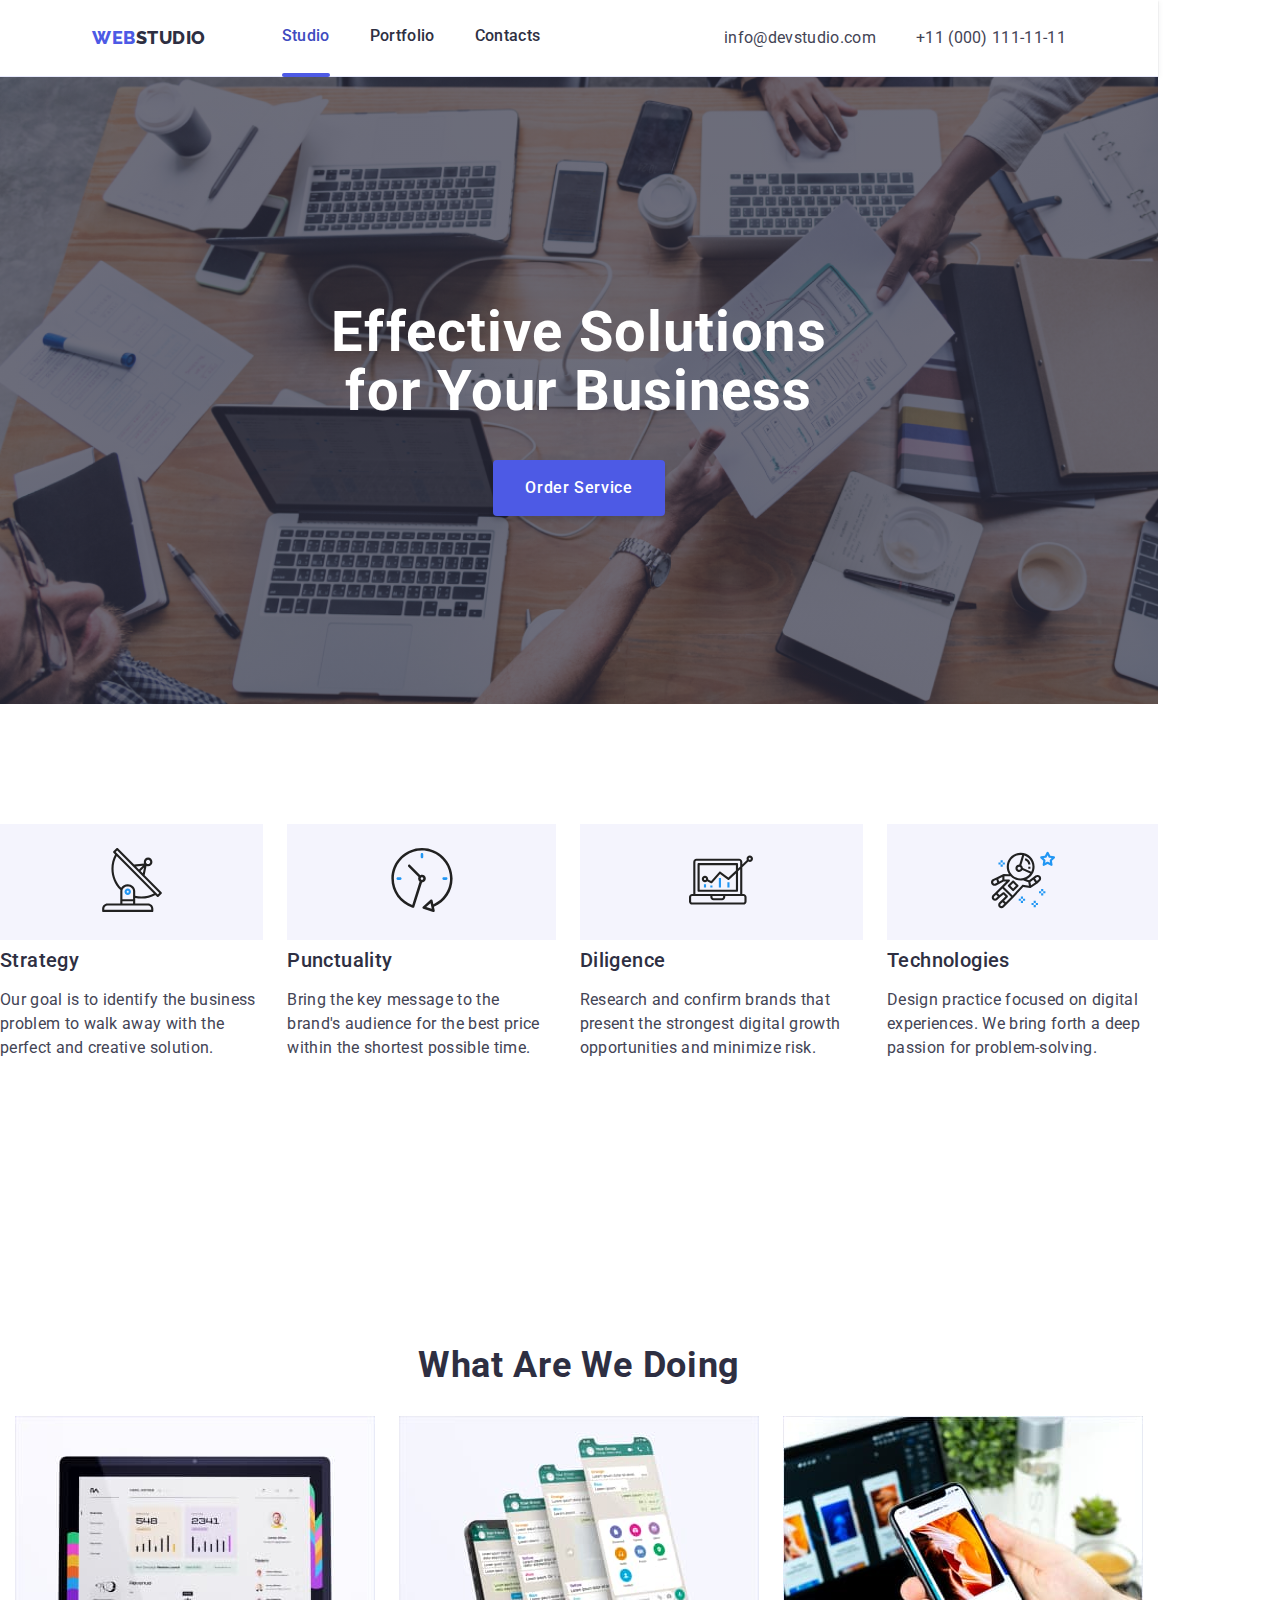
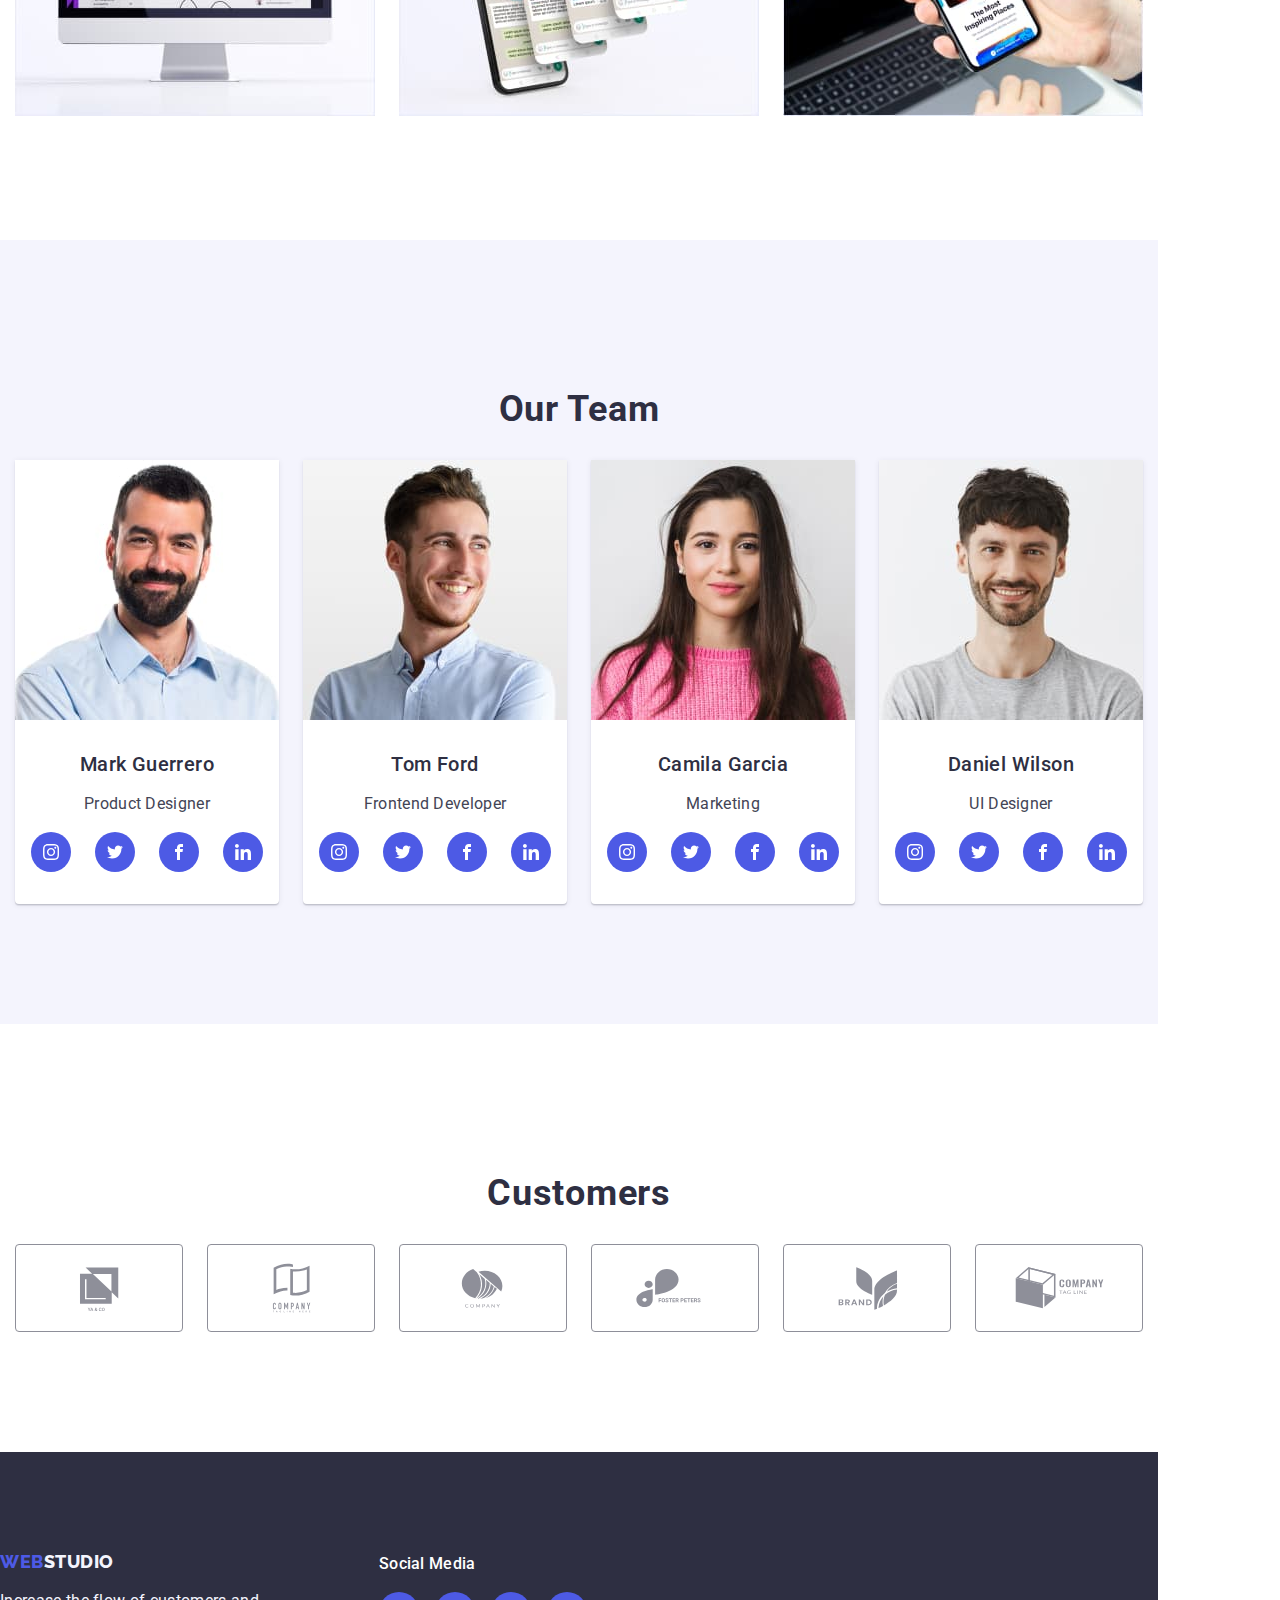
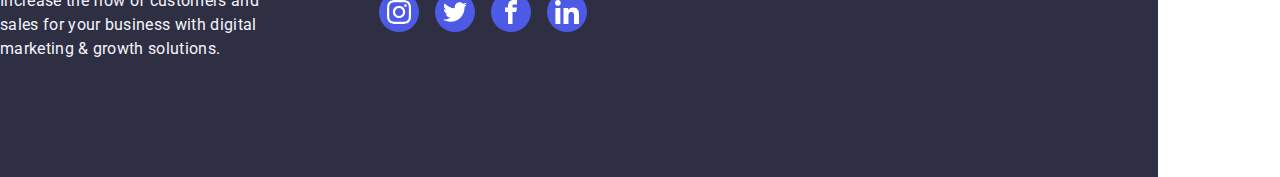
<file: index.html>
<!DOCTYPE html>
<html lang="en">
  <head>
    <meta charset="UTF-8" />
    <meta name="viewport" content="width=device-width, initial-scale=1.0" />
    <meta name="description" content="Webstudio website" />
    <title>Homework 5</title>

    <link rel="preconnect" href="https://fonts.googleapis.com" />
    <link rel="preconnect" href="https://fonts.gstatic.com" crossorigin />
    <link
      href="https://fonts.googleapis.com/css2?family=Raleway:wght@800&family=Roboto:wght@400;500;700;900&display=swap"
      rel="stylesheet"
    />
    <link rel="stylesheet" href="./css/modern-normalize.css" />
    <link rel="stylesheet" href="./css/styles.css" />
  </head>
  <body>
    <header class="container d-flex header">
      <div class="d-flex">
        <a href="index.html" class="logo link">
          <span class="logo-web">WEB</span
          ><span class="logo-studio-nav">STUDIO</span>
        </a>
        <nav>
          <ul class="list">
            <li>
              <a class="link nav-link active" href="index.html">Studio</a>
            </li>
            <li>
              <a class="link nav-link" href="portfolio.html">Portfolio</a>
            </li>
            <li>
              <a class="link nav-link" href="#">Contacts</a>
            </li>
          </ul>
        </nav>
      </div>

      <ul class="list">
        <li>
          <a href="mailto:info@devstudio.com" class="link contacts"
            >info@devstudio.com</a
          >
        </li>
        <li>
          <a href="tel:+11 (000) 111-11-11" class="link contacts"
            >+11 (000) 111-11-11</a
          >
        </li>
      </ul>
    </header>
    <!-- End of header section -->

    <main>
      <section class="container hero bg-dark">
        <h1 class="hero-text">Effective Solutions<br />for Your Business</h1>

        <button class="hero-btn" type="button" data-modal-open>
          Order Service
        </button>

        <!-- The Modal  -->
        <div class="backdrop is-hidden" data-modal>
          <div class="modal">
            <button type="button" class="modal-close-btn" data-modal-close>
              <svg width="18" height="18">
                <use href="./images/icons.svg#close"></use>
              </svg>
            </button>
          </div>
        </div>
        <!-- End of Modal  -->
      </section>

      <section class="container about section">
        <ul class="list">
          <li>
            <div class="about-icon">
              <svg width="64" height="64">
                <use href="./images/icons.svg#antenna-1"></use>
              </svg>
            </div>
            <h3>Strategy</h3>
            <p class="p-dark">
              Our goal is to identify the business problem to walk away with the
              perfect and creative solution.
            </p>
          </li>
          <li>
            <div class="about-icon">
              <svg width="64" height="64">
                <use href="./images/icons.svg#clock-1"></use>
              </svg>
            </div>
            <h3>Punctuality</h3>
            <p class="p-dark">
              Bring the key message to the brand's audience for the best price
              within the shortest possible time.
            </p>
          </li>
          <li>
            <div class="about-icon">
              <svg width="64" height="64">
                <use href="./images/icons.svg#diagram-1"></use>
              </svg>
            </div>
            <h3>Diligence</h3>
            <p class="p-dark">
              Research and confirm brands that present the strongest digital
              growth opportunities and minimize risk.
            </p>
          </li>
          <li>
            <div class="about-icon">
              <svg width="64" height="64">
                <use href="./images/icons.svg#astronaut-1"></use>
              </svg>
            </div>
            <h3>Technologies</h3>
            <p class="p-dark">
              Design practice focused on digital experiences. We bring forth a
              deep passion for problem-solving.
            </p>
          </li>
        </ul>
      </section>

      <section class="container what-we-do section">
        <h2 class="section-title">What Are We Doing</h2>
        <ul class="list">
          <li>
            <img
              src="images/monitor.jpg"
              alt="computer monitor"
              width="360px"
            />
          </li>
          <li>
            <img src="images/phone.jpg" alt="smart phone" width="360px" />
          </li>
          <li>
            <img
              src="images/phone-laptop.jpg"
              alt="smart phone and laptop"
              width="360px"
            />
          </li>
        </ul>
      </section>

      <section class="container team section">
        <h2 class="section-title">Our Team</h2>
        <ul class="list">
          <li>
            <img src="images/mark.jpg" alt="mark photo" width="264px" />
            <div class="team-caption">
              <h3 class="team-name">Mark Guerrero</h3>
              <p class="p-dark">Product Designer</p>
              <div class="team-socials">
                <a class="team-socials-icon">
                  <svg width="16" height="16">
                    <use href="./images/icons.svg#instagram-2"></use>
                  </svg>
                </a>
                <a class="team-socials-icon">
                  <svg width="16" height="16">
                    <use href="./images/icons.svg#twitter-1"></use>
                  </svg>
                </a>
                <a class="team-socials-icon">
                  <svg width="16" height="16">
                    <use href="./images/icons.svg#facebook"></use>
                  </svg>
                </a>
                <a class="team-socials-icon">
                  <svg width="16" height="16">
                    <use href="./images/icons.svg#linkedin-1"></use>
                  </svg>
                </a>
              </div>
            </div>
          </li>
          <li>
            <img src="images/tom.jpg" alt="tom photo" width="264px" />
            <div class="team-caption">
              <h3 class="team-name">Tom Ford</h3>
              <p class="p-dark">Frontend Developer</p>
              <div class="team-socials">
                <a class="team-socials-icon">
                  <svg width="16" height="16">
                    <use href="./images/icons.svg#instagram-2"></use>
                  </svg>
                </a>
                <a class="team-socials-icon">
                  <svg width="16" height="16">
                    <use href="./images/icons.svg#twitter-1"></use>
                  </svg>
                </a>
                <a class="team-socials-icon">
                  <svg width="16" height="16">
                    <use href="./images/icons.svg#facebook"></use>
                  </svg>
                </a>
                <a class="team-socials-icon">
                  <svg width="16" height="16">
                    <use href="./images/icons.svg#linkedin-1"></use>
                  </svg>
                </a>
              </div>
            </div>
          </li>
          <li>
            <img src="images/camila.jpg" alt="camila photo" width="264px" />
            <div class="team-caption">
              <h3 class="team-name">Camila Garcia</h3>
              <p class="p-dark">Marketing</p>
              <div class="team-socials">
                <a class="team-socials-icon">
                  <svg width="16" height="16">
                    <use href="./images/icons.svg#instagram-2"></use>
                  </svg>
                </a>
                <a class="team-socials-icon">
                  <svg width="16" height="16">
                    <use href="./images/icons.svg#twitter-1"></use>
                  </svg>
                </a>
                <a class="team-socials-icon">
                  <svg width="16" height="16">
                    <use href="./images/icons.svg#facebook"></use>
                  </svg>
                </a>
                <a class="team-socials-icon">
                  <svg width="16" height="16">
                    <use href="./images/icons.svg#linkedin-1"></use>
                  </svg>
                </a>
              </div>
            </div>
          </li>
          <li>
            <img src="images/daniel.jpg" alt="daniel photo" width="264px" />
            <div class="team-caption">
              <h3 class="team-name">Daniel Wilson</h3>
              <p class="p-dark">UI Designer</p>
              <div class="team-socials">
                <a class="team-socials-icon">
                  <svg width="16" height="16">
                    <use href="./images/icons.svg#instagram-2"></use>
                  </svg>
                </a>
                <a class="team-socials-icon">
                  <svg width="16" height="16">
                    <use href="./images/icons.svg#twitter-1"></use>
                  </svg>
                </a>
                <a class="team-socials-icon">
                  <svg width="16" height="16">
                    <use href="./images/icons.svg#facebook"></use>
                  </svg>
                </a>
                <a class="team-socials-icon">
                  <svg width="16" height="16">
                    <use href="./images/icons.svg#linkedin-1"></use>
                  </svg>
                </a>
              </div>
            </div>
          </li>
        </ul>
      </section>
      <section class="container customers section">
        <h2 class="section-title">Customers</h2>
        <ul class="list">
          <li class="customer-icon">
            <a href="#">
              <svg width="104" height="56">
                <use href="./images/icons.svg#Logo-6"></use>
              </svg>
            </a>
          </li>
          <li class="customer-icon">
            <a href="#">
              <svg width="104" height="56">
                <use href="./images/icons.svg#Logo-4"></use>
              </svg>
            </a>
          </li>
          <li class="customer-icon">
            <a href="#">
              <svg width="104" height="56">
                <use href="./images/icons.svg#Logo-5"></use>
              </svg>
            </a>
          </li>
          <li class="customer-icon">
            <a href="#">
              <svg width="104" height="56">
                <use href="./images/icons.svg#Logo-2"></use>
              </svg>
            </a>
          </li>
          <li class="customer-icon">
            <a href="#">
              <svg width="104" height="56">
                <use href="./images/icons.svg#Logo"></use>
              </svg>
            </a>
          </li>
          <li class="customer-icon">
            <a href="#">
              <svg width="104" height="56">
                <use href="./images/icons.svg#Logo-1"></use>
              </svg>
            </a>
          </li>
        </ul>
      </section>
    </main>
    <!-- End of main section -->

    <footer class="container bg-dark footer">
      <div class="footer-content-1">
        <a href="index.html" class="logo link">
          <span class="logo-web">WEB</span
          ><span class="logo-studio-footer">STUDIO</span>
        </a>
        <p class="footer-text">
          Increase the flow of customers and<br />sales for your business with
          digital<br />marketing & growth solutions.
        </p>
      </div>
      <div class="footer-content-2">
        <p class="footer-sm">Social Media</p>

        <div class="footer-socials">
          <a class="footer-socials-icon">
            <svg width="24" height="24">
              <use href="./images/icons.svg#instagram-2"></use>
            </svg>
          </a>
          <a class="footer-socials-icon">
            <svg width="24" height="24">
              <use href="./images/icons.svg#twitter-1"></use>
            </svg>
          </a>
          <a class="footer-socials-icon">
            <svg width="24" height="24">
              <use href="./images/icons.svg#facebook"></use>
            </svg>
          </a>
          <a class="footer-socials-icon">
            <svg width="24" height="24">
              <use href="./images/icons.svg#linkedin-1"></use>
            </svg>
          </a>
        </div>
      </div>
    </footer>
    <!-- End of footer section -->

    <!-- Script for Modal -->
    <script src="./js/modal.js" type="text/javascript"></script>
  </body>
</html>
</file>
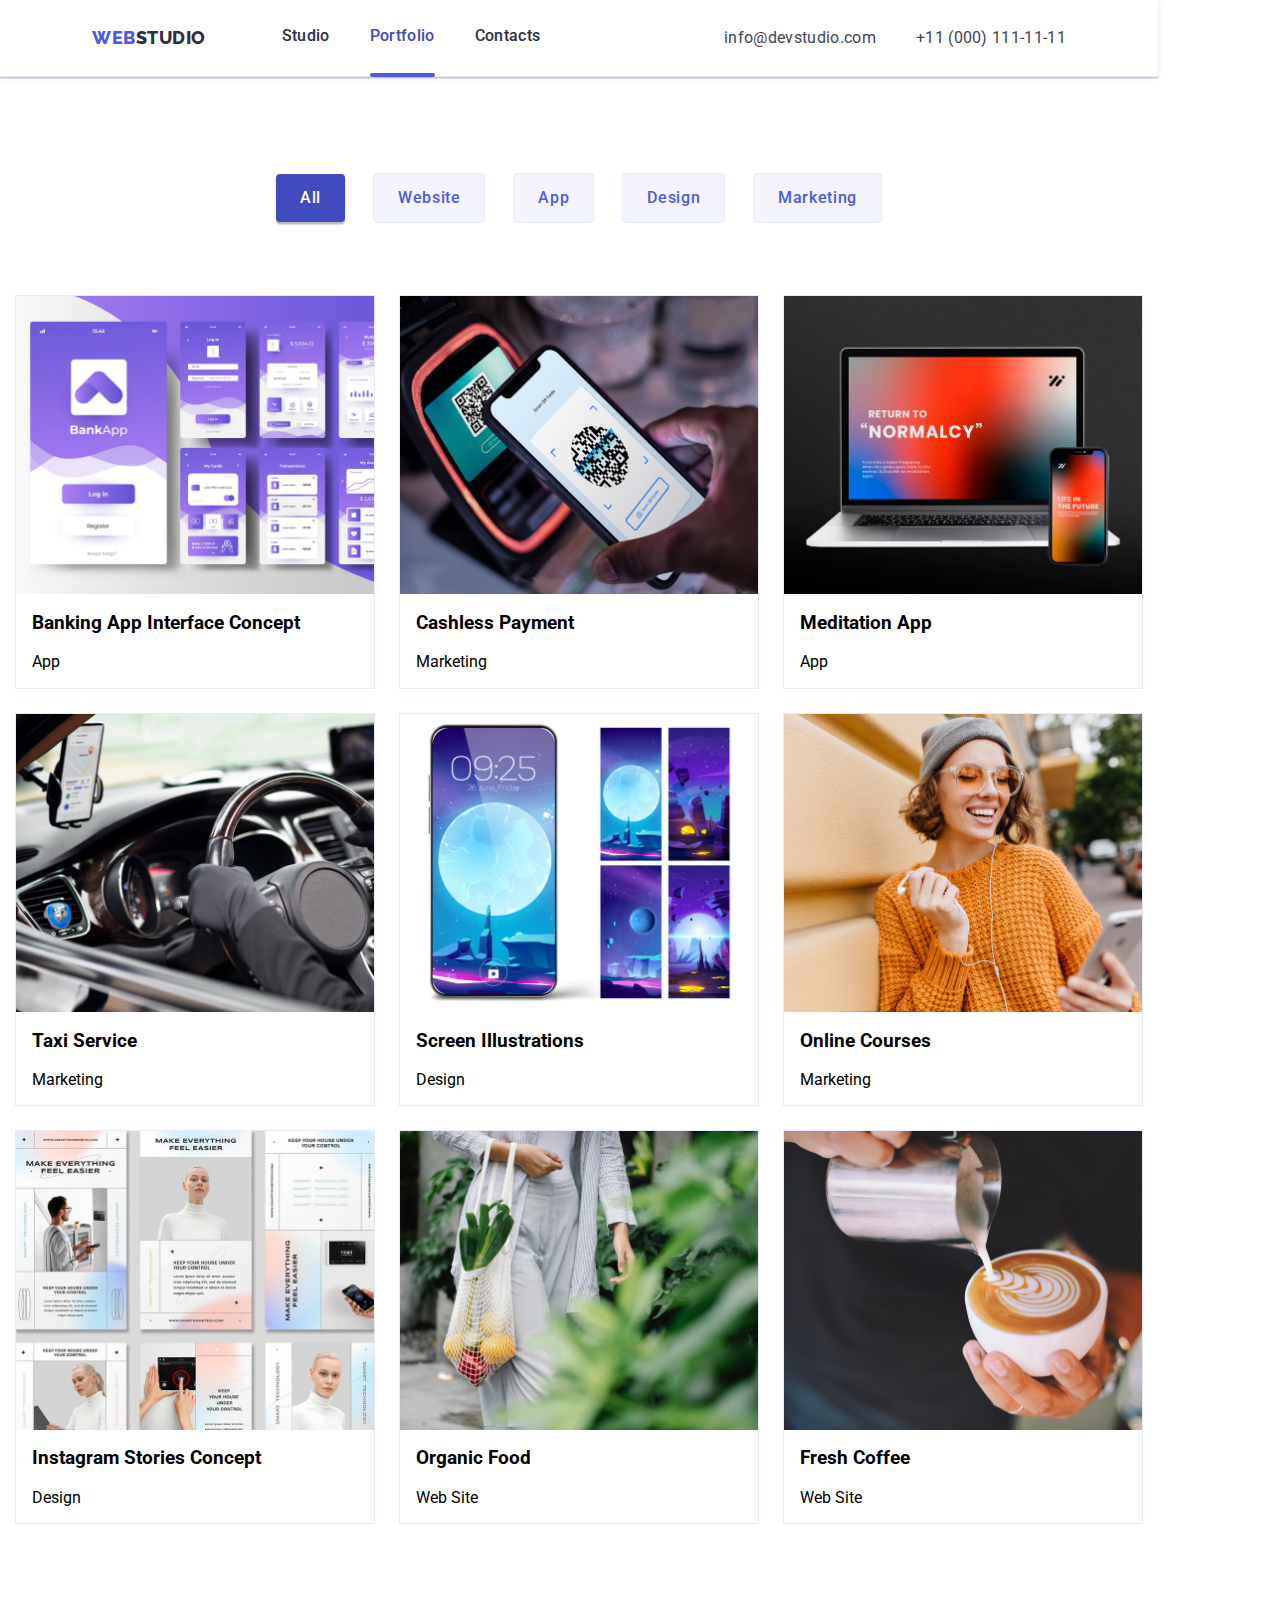
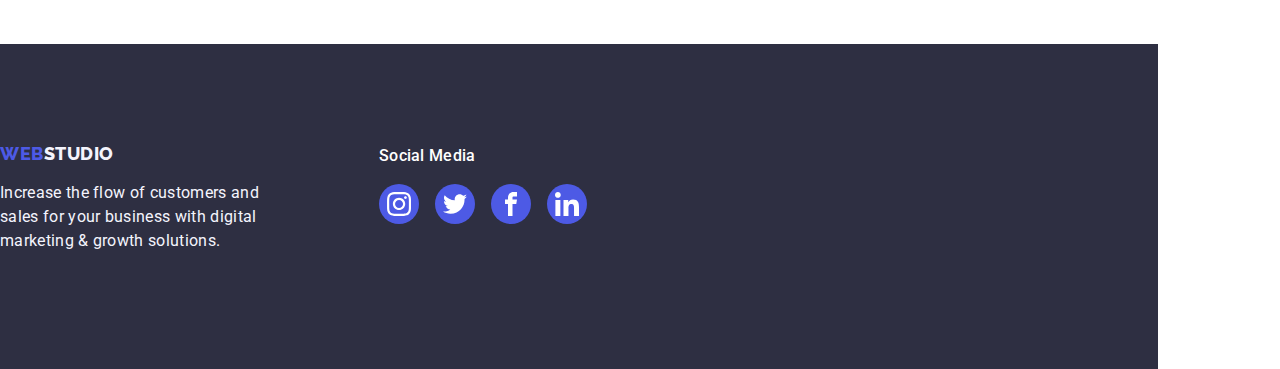
<file: portfolio.html>
<!DOCTYPE html>
<html lang="en">
  <head>
    <meta charset="UTF-8" />
    <meta name="viewport" content="width=device-width, initial-scale=1.0" />
    <meta name="description" content="Webstudio website" />
    <title>Homework 4</title>

    <link rel="preconnect" href="https://fonts.googleapis.com" />
    <link rel="preconnect" href="https://fonts.gstatic.com" crossorigin />
    <link
      href="https://fonts.googleapis.com/css2?family=Raleway:wght@800&family=Roboto:wght@400;500;700;900&display=swap"
      rel="stylesheet"
    />
    <link rel="stylesheet" href="./css/modern-normalize.css" />
    <link rel="stylesheet" href="./css/styles.css" />
  </head>
  <body>
    <header class="container d-flex header">
      <div class="d-flex">
        <a href="index.html" class="logo link">
          <span class="logo-web">WEB</span
          ><span class="logo-studio-nav">STUDIO</span>
        </a>
        <nav>
          <ul class="list">
            <li>
              <a class="link nav-link" href="index.html">Studio</a>
            </li>
            <li>
              <a class="link nav-link active" href="portfolio.html"
                >Portfolio</a
              >
            </li>
            <li>
              <a class="link nav-link" href="#">Contacts</a>
            </li>
          </ul>
        </nav>
      </div>

      <ul class="list">
        <li>
          <a href="mailto:info@devstudio.com" class="link contacts"
            >info@devstudio.com</a
          >
        </li>
        <li>
          <a href="tel:+11 (000) 111-11-11" class="link contacts"
            >+11 (000) 111-11-11</a
          >
        </li>
      </ul>
    </header>
    <!-- End of header section -->

    <main>
      <section class="container projects">
        <div class="projects-btn">
          <button type="button" class="button-opt btn-active">All</button>
          <button type="button" class="button-opt">Website</button>
          <button type="button" class="button-opt">App</button>
          <button type="button" class="button-opt">Design</button>
          <button type="button" class="button-opt">Marketing</button>
        </div>
        <div class="projects-list">
          <ul class="list">
            <li class="project">
              <div class="project-image">
                <img src="./images/img.jpg" alt="" />
                <div class="project-image-caption">
                  <p>
                    Lorem ipsum dolor sit, amet consectetur adipisicing elit.
                    Explicabo itaque reprehenderit libero provident eveniet
                    voluptatem iusto perspiciatis placeat voluptates? Vitae
                    assumenda minima deleniti voluptatum vero distinctio
                    impedit! Iste, id debitis.
                  </p>
                </div>
              </div>
              <div class="project-caption">
                <h3>Banking App Interface Concept</h3>
                <p>App</p>
              </div>
            </li>
            <li class="project">
              <div class="project-image">
                <img src="./images/img (1).jpg" alt="" />
                <div class="project-image-caption">
                  <p>
                    Lorem ipsum dolor sit, amet consectetur adipisicing elit.
                    Explicabo itaque reprehenderit libero provident eveniet
                    voluptatem iusto perspiciatis placeat voluptates? Vitae
                    assumenda minima deleniti voluptatum vero distinctio
                    impedit! Iste, id debitis.
                  </p>
                </div>
              </div>
              <div class="project-caption">
                <h3>Cashless Payment</h3>
                <p>Marketing</p>
              </div>
            </li>
            <li class="project">
              <div class="project-image">
                <img src="./images/img (2).jpg" alt="" />
                <div class="project-image-caption">
                  <p>
                    Lorem ipsum dolor sit, amet consectetur adipisicing elit.
                    Explicabo itaque reprehenderit libero provident eveniet
                    voluptatem iusto perspiciatis placeat voluptates? Vitae
                    assumenda minima deleniti voluptatum vero distinctio
                    impedit! Iste, id debitis.
                  </p>
                </div>
              </div>
              <div class="project-caption">
                <h3>Meditation App</h3>
                <p>App</p>
              </div>
            </li>
            <li class="project">
              <div class="project-image">
                <img src="./images/img (3).jpg" alt="" />
                <div class="project-image-caption">
                  <p>
                    Lorem ipsum dolor sit, amet consectetur adipisicing elit.
                    Explicabo itaque reprehenderit libero provident eveniet
                    voluptatem iusto perspiciatis placeat voluptates? Vitae
                    assumenda minima deleniti voluptatum vero distinctio
                    impedit! Iste, id debitis.
                  </p>
                </div>
              </div>
              <div class="project-caption">
                <h3>Taxi Service</h3>
                <p>Marketing</p>
              </div>
            </li>
            <li class="project">
              <div class="project-image">
                <img src="./images/img (4).jpg" alt="" />
                <div class="project-image-caption">
                  <p>
                    Lorem ipsum dolor sit, amet consectetur adipisicing elit.
                    Explicabo itaque reprehenderit libero provident eveniet
                    voluptatem iusto perspiciatis placeat voluptates? Vitae
                    assumenda minima deleniti voluptatum vero distinctio
                    impedit! Iste, id debitis.
                  </p>
                </div>
              </div>
              <div class="project-caption">
                <h3>Screen Illustrations</h3>
                <p>Design</p>
              </div>
            </li>
            <li class="project">
              <div class="project-image">
                <img src="./images/img (5).jpg" alt="" />
                <div class="project-image-caption">
                  <p>
                    Lorem ipsum dolor sit, amet consectetur adipisicing elit.
                    Explicabo itaque reprehenderit libero provident eveniet
                    voluptatem iusto perspiciatis placeat voluptates? Vitae
                    assumenda minima deleniti voluptatum vero distinctio
                    impedit! Iste, id debitis.
                  </p>
                </div>
              </div>
              <div class="project-caption">
                <h3>Online Courses</h3>
                <p>Marketing</p>
              </div>
            </li>
            <li class="project">
              <div class="project-image">
                <img src="./images/img (6).jpg" alt="" />
                <div class="project-image-caption">
                  <p>
                    Lorem ipsum dolor sit, amet consectetur adipisicing elit.
                    Explicabo itaque reprehenderit libero provident eveniet
                    voluptatem iusto perspiciatis placeat voluptates? Vitae
                    assumenda minima deleniti voluptatum vero distinctio
                    impedit! Iste, id debitis.
                  </p>
                </div>
              </div>
              <div class="project-caption">
                <h3>Instagram Stories Concept</h3>
                <p>Design</p>
              </div>
            </li>
            <li class="project">
              <div class="project-image">
                <img src="./images/img (7).jpg" alt="" />
                <div class="project-image-caption">
                  <p>
                    Lorem ipsum dolor sit, amet consectetur adipisicing elit.
                    Explicabo itaque reprehenderit libero provident eveniet
                    voluptatem iusto perspiciatis placeat voluptates? Vitae
                    assumenda minima deleniti voluptatum vero distinctio
                    impedit! Iste, id debitis.
                  </p>
                </div>
              </div>
              <div class="project-caption">
                <h3>Organic Food</h3>
                <p>Web Site</p>
              </div>
            </li>
            <li class="project">
              <div class="project-image">
                <img src="./images/img (8).jpg" alt="" />
                <div class="project-image-caption">
                  <p>
                    Lorem ipsum dolor sit, amet consectetur adipisicing elit.
                    Explicabo itaque reprehenderit libero provident eveniet
                    voluptatem iusto perspiciatis placeat voluptates? Vitae
                    assumenda minima deleniti voluptatum vero distinctio
                    impedit! Iste, id debitis.
                  </p>
                </div>
              </div>
              <div class="project-caption">
                <h3>Fresh Coffee</h3>
                <p>Web Site</p>
              </div>
            </li>
          </ul>
        </div>
      </section>
    </main>

    <footer class="container bg-dark footer">
      <div class="footer-content-1">
        <a href="index.html" class="logo link">
          <span class="logo-web">WEB</span
          ><span class="logo-studio-footer">STUDIO</span>
        </a>
        <p class="footer-text">
          Increase the flow of customers and<br />sales for your business with
          digital<br />marketing & growth solutions.
        </p>
      </div>
      <div class="footer-content-2">
        <p class="footer-sm">Social Media</p>

        <div class="footer-socials">
          <a class="footer-socials-icon">
            <svg width="24" height="24">
              <use href="./images/icons.svg#instagram-2"></use>
            </svg>
          </a>
          <a class="footer-socials-icon">
            <svg width="24" height="24">
              <use href="./images/icons.svg#twitter-1"></use>
            </svg>
          </a>
          <a class="footer-socials-icon">
            <svg width="24" height="24">
              <use href="./images/icons.svg#facebook"></use>
            </svg>
          </a>
          <a class="footer-socials-icon">
            <svg width="24" height="24">
              <use href="./images/icons.svg#linkedin-1"></use>
            </svg>
          </a>
        </div>
      </div>
    </footer>
    <!-- End of footer section -->
  </body>
</html>
</file>
<file: css/styles.css>
:root {
    --NAVY-BLUE: #2E2F42;
    --IRIS: #4D5AE5;
    --SLATE: #434455;
    --LIGHT-SLATE:#8E8F99;
    --WHITE: #FFF;
    --CLOUD: #F4F4FD;
    --CORNFLOWER: #E7E9FC;
    --OCEAN: #404bbf;
    --DAIRY: #FCFCFC;

}

body {
    font-family: 'Roboto', sans-serif;
}
/* GENERAL STYLING------------------------ */

.list {
    list-style-type: none;
    /* color: inherit; */
    margin: 0;
    padding: 0;
    display: flex;
    justify-content: center;
    gap: 24px;
}

.bg-dark {
    background-color: var(--NAVY-BLUE);
}

.logo {
    text-transform: uppercase;
    font-family: "Raleway";
    font-size: 18px; 
    font-weight: 800;
    line-height: 1.16;
    /* multiplier */
    letter-spacing: 0.54px;
}

.logo:hover .logo-web {
    color: green;
}

.logo .logo-web:hover {
    color: var(--iris);
}

.logo-web {
    color: var(--IRIS);
}

.link {
    text-decoration: none;   
}

.section-title {
    color: var(--NAVY-BLUE);
    text-align: center;
    font-size: 36px;
    font-weight: 700;
    line-height: 1.11;
    /* multiplier */
    letter-spacing: 0.72px;
    text-transform: capitalize;
}

.p-dark {
    color: var(--SLATE);
    font-size: 16px;
    font-weight: 400;
    line-height: 1.50;
    /* 150% */
    letter-spacing: 0.32px; 
}

.about h3,
.team h3 {
    color: var(--NAVY-BLUE);
    font-size: 20px;
    font-weight: 500;
    line-height: 1.20;
    /* 120% */
    letter-spacing: 0.4px;
}

.container {
    width: 1158px;
}

.d-flex {
    display: flex;
    /* justify-content: center; */
    align-items: center;
}

.section {
    padding-top: 120px;
    padding-bottom: 120px;
}

.about ul,
.what-we-do ul,
.team ul {
    justify-content: center;
}

/* END OF GENERAL STYLING----------------------------- */

/* header styling----------------------------------------------- */
.header {
    justify-content: space-around;
    align-items: center;
    padding: 24px 0;
    border-bottom: 1px solid var(--CORNFLOWER);
    box-shadow: 0px 1px 6px 0px rgba(46, 47, 66, 0.08), 0px 1px 1px 0px rgba(46, 47, 66, 0.16), 0px 2px 1px 0px rgba(46, 47, 66, 0.08);

    /* position: relative; */
}

.header .d-flex {
    gap: 76px;
}

.header .list {
    gap: 40px;
}

.logo-studio-nav {
    color: var(--NAVY-BLUE);
}

.nav-link {
    color: var(--NAVY-BLUE);
    font-size: 16px;
    font-style: normal;
    font-weight: 500;
    line-height: 1.5;
    /* multiplier */
    letter-spacing: 0.32px; 
}

.nav-link:hover,
.nav-link:focus {
    color: var(--OCEAN)
}

.active {
    color: var(--OCEAN);
}

.active::after {
    content: "";
    display: block;
    width: 100%;
    height: 4px;
    border-radius: 2px;
    background-color: var(--IRIS);

    position: relative;
    top: 25px;

}

.contacts {
    color: var(--SLATE);
    font-size: 16px;
    font-weight: 400;
    line-height: 1.5;
    /* multiplier */
    letter-spacing: 0.32px;
}


/* end of header styling---------------------------- */

/* Hero section styling  */
.hero {
    padding-top: 188px;
    padding-bottom: 188px;
    text-align: center;
    background-image:linear-gradient(to bottom, rgba(46, 47, 66, 0.70), rgba(46, 47, 66, 0.70)), url("../images/people-office-1.jpg");
    /* background: linear-gradient(rgba(46, 47, 66, 0.70), rgba(46, 47, 66, 0.70)), url("../images/people-office-1.jpg"); same result */
    background-size: cover;
    background-repeat: no-repeat;
    
}

.hero-text {
    color: var(--WHITE);
    text-align: center;
    font-size: 56px;
    font-weight: 700;
    line-height: 1.071;
    /* multiplier */
    letter-spacing: 1.12px;
    /* text-transform: uppercase; */
}

.hero-btn {
    border: none;
    border-radius: 4px;
    background: var(--IRIS);
    box-shadow: 0px 4px 4px 0px rgba(0, 0, 0, 0.15);
    color: var(--WHITE);
    font-weight: 500;
    line-height: 1.5;
    /* multiplier */
    letter-spacing: 0.64px;
    padding: 16px 32px;
}

.hero-btn:hover,
.hero-btn:focus {
    cursor: pointer;
    background: var(--OCEAN);
}

.backdrop {
    width: 1158px;
    height: 100%;
    /* background-color: var(--NAVY-BLUE); */
    background-color: rgba(46, 47, 66, 0.40);
    position: fixed;
    top: 0;
    left: 0;
    display: flex;
    justify-content: center;
    align-items: center;
    transition: opacity 250ms cubic-bezier(0.4, 0, 0.2, 1);
}

.modal {
    width: 408px;
    height: 584px;
    border-radius: 4px;
    background: var(--DAIRY);
    box-shadow: 0px 2px 1px 0px rgba(0, 0, 0, 0.20), 0px 1px 3px 0px rgba(0, 0, 0, 0.12), 0px 1px 1px 0px rgba(0, 0, 0, 0.14);
    padding: 24px;
}

.is-hidden {
    pointer-events: none;
    opacity: 0;
}

.modal-close-btn {
    border: 1px solid rgba(0, 0, 0, 0.1);
    border-radius: 50%;
    background-color: var(--CORNFLOWER);
    width: 24px;
    height: 24px;
    color: var(--OCEAN);
    margin-left: auto;
    /* display: block; */
    display: flex;
    justify-content: center;
    align-items: center;
    cursor: pointer;
    transition: fill 250ms cubic-bezier(0.4, 0, 0.2, 1), border 250ms cubic-bezier(0.4, 0, 0.2, 1);
}

.modal-close-btn:hover {
    fill: currentColor;
    border: 1px solid currentColor;

}
/* end of hero section styling---------------- */

/* about section styling-------------------------------- */
.about h3 {
    color: var(--NAVY-BLUE);
    font-size: 20px;
    font-weight: 500;
    line-height: 1.20;
    /* 120% */
    letter-spacing: 0.4px;
    margin: 8px 0;
}

.about-icon{
    padding: 24px 0;
    text-align: center;
    background-color: var(--CLOUD);
}

/* team section styling--------------------------- */
.team {
    background-color: var(--CLOUD);
}

.team-name {
    color: var(--NAVY-BLUE);
    font-size: 20px;
    font-weight: 500;
    line-height: 1.20;
    /* 120% */
    letter-spacing: 0.4px;
    margin: 0;
}

.team .list {
    text-align: center;
}

.team .list li {
    border-radius: 0px 0px 4px 4px;
    background: var(--WHITE, #FFF);
    box-shadow: 0px 2px 1px 0px rgba(46, 47, 66, 0.08), 0px 1px 1px 0px rgba(46, 47, 66, 0.16), 0px 1px 6px 0px rgba(46, 47, 66, 0.08);
}

.team img {
    display: block;
}

.team-caption {
    padding: 32px 0px;

}

.team-socials {
    display: flex;
    justify-content: center;
    gap: 24px;
}

.team-socials-icon {
    background-color: var(--IRIS);
    height: 40px;
    width: 40px;
    border-radius: 50%;
    display: flex;
    align-items: center;
    justify-content: center;
}

.team-socials-icon svg {
    fill: var(--WHITE);
}

/* end of team section styling ---------------------------- */

/* customers section styling ------------------------------ */

.customer-icon {
    width: 168px;
    height: 88px;
    border-radius: 4px;
    border: 1px solid var(--LIGHT-SLATE);
    padding: 16px 32px; 
}

.customer-icon svg {
    fill: var(--LIGHT-SLATE);
}

.customer-icon:hover,
.customer-icon:focus {
    border: none;   
    background-color: var(--IRIS);
}

.customer-icon:hover svg,
.customer-icon:focus svg {
    fill: var(--WHITE);
}

/* PORTFOLIO STYLING-------------------------------------- */
.projects-btn {
    text-align: center;
    padding-top: 96px;
    padding-bottom: 72px;

}

.button-opt {
    border-radius: 4px;
    border: 1px solid var(--CORNFLOWER);
    background: var(--CLOUD);
    padding: 12px 24px;
    color: var(--IRIS);
    font-family: Roboto;
    font-size: 16px;
    font-weight: 500;
    line-height: 1.5;
    /* 150% */
    letter-spacing: 0.64px;
    margin: 0px 12px;
}

.button-opt:hover,
.button-opt:focus {
    box-shadow: 0px 2px 2px 0px rgba(0, 0, 0, 0.12), 0px 2px 1px 0px rgba(0, 0, 0, 0.08), 0px 3px 1px 0px rgba(0, 0, 0, 0.10);
}

.btn-active {
    color: white;
    border: none;
    border-radius: 4px;
    background-color: var(--OCEAN);
    box-shadow: 0px 2px 2px 0px rgba(0, 0, 0, 0.12), 0px 2px 1px 0px rgba(0, 0, 0, 0.08), 0px 3px 1px 0px rgba(0, 0, 0, 0.10);
}


.projects ul {
    width: 100%;
    flex-wrap:wrap;
    margin-bottom: 120px;
}
.projects li {
    width: 360px;
    border: 1px solid var(--CORNFLOWER);
    
}
.projects li:hover {
    box-shadow: 0px 2px 1px 0px rgba(46, 47, 66, 0.08), 0px 1px 1px 0px rgba(46, 47, 66, 0.16), 0px 1px 6px 0px rgba(46, 47, 66, 0.08);
}

.projects li img{
    width: 100%;
    display: block;
}

.project-caption {
    padding: 0px 16px;

}

.project {
    overflow: hidden;
}

.project-image {
    position: relative;
    overflow: hidden;
}

.project-image-caption p {
    margin: 0;
}

.project-image-caption {
    padding: 40px 32px 0;
    position: absolute;
    background-color: rgba(77, 90, 229, .9); /* for background color only excluding text */
    color: white;
    width: 100%;
    height: 100%;
    top: 0;
    left: 0;
    opacity: 0; /* both affecting background color and text */
    transform: translateY(100%); /* moved all the way down to Y axis */
    transition: transform 0.25s cubic-bezier(0.4, 0, 0.2, 1); /* transition for crawling up */

}

.project:hover .project-image-caption {
    opacity: 1;
    transform: translateY(0); /* moved all the way up to Y axis */
}






/* footer styling----------------------------------------- */
.footer {
    padding-top: 100px;
    padding-bottom: 100px;
    /* padding-left: 156px; */
    display: flex;
    /* justify-content: center; */
    /* align-items: center; */
    gap: 120px;
}
.logo-studio-footer {
    color: var(--CLOUD);
}

.footer-text {
    color: var(--CLOUD);
    font-size: 16px;
    /* font-weight: 400; */
    line-height: 1.5;
    /* multiplier */
    letter-spacing: 0.32px;
}

.footer-sm {
    margin: 0px 0px 16px 0px;
    /* margin-bottom: 16px; not expected result*/
    color: var(--WHITE);
    font-size: 16px;
    font-weight: 500;
    line-height: 1.5;
    /* multiplier */
    letter-spacing: 0.32px;

}

.footer-socials {
    display: flex;
    justify-content: center;
    gap: 16px;
}

.footer-socials-icon {
    background-color: var(--IRIS);
    height: 40px;
    width: 40px;
    border-radius: 50%;
    display: flex;
    align-items: center;
    justify-content: center;
}

.footer-socials-icon svg {
    fill: var(--WHITE);
}
/* end of footer styling--------------------------------- */
</file>
